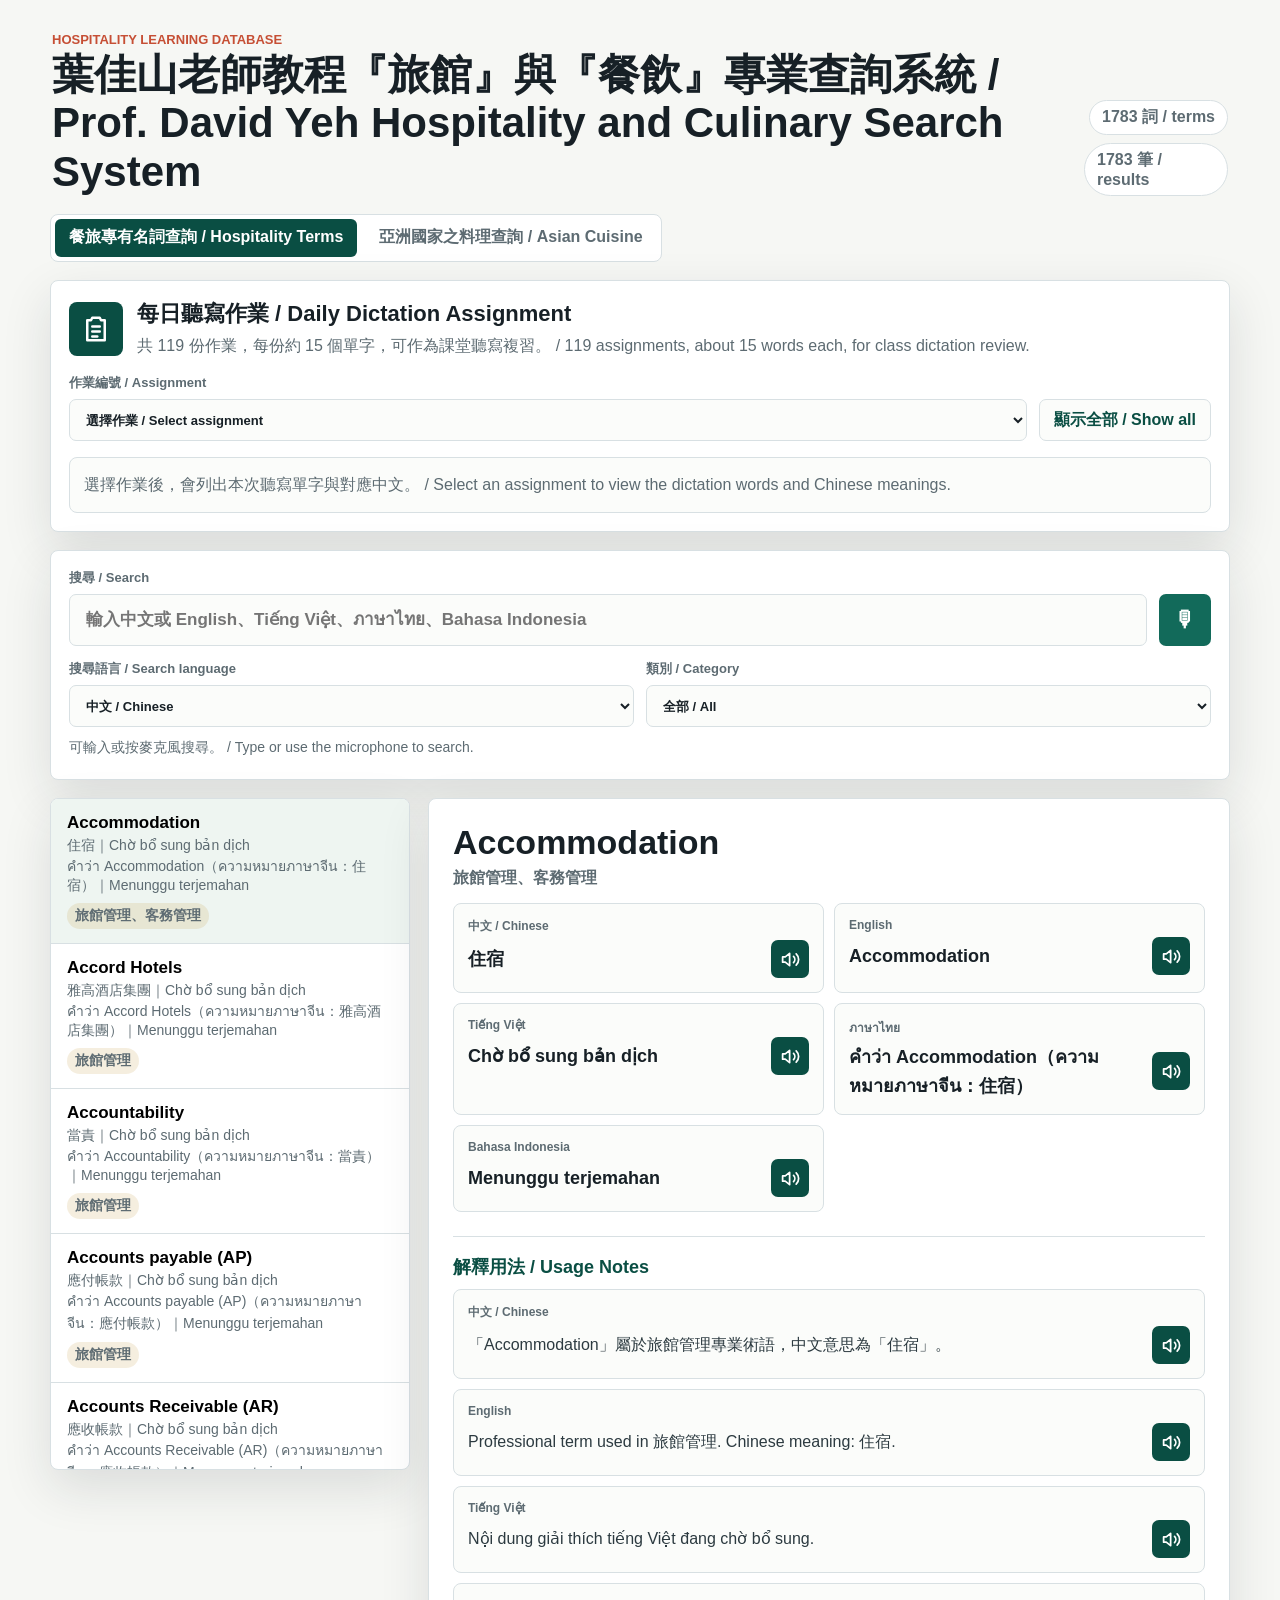
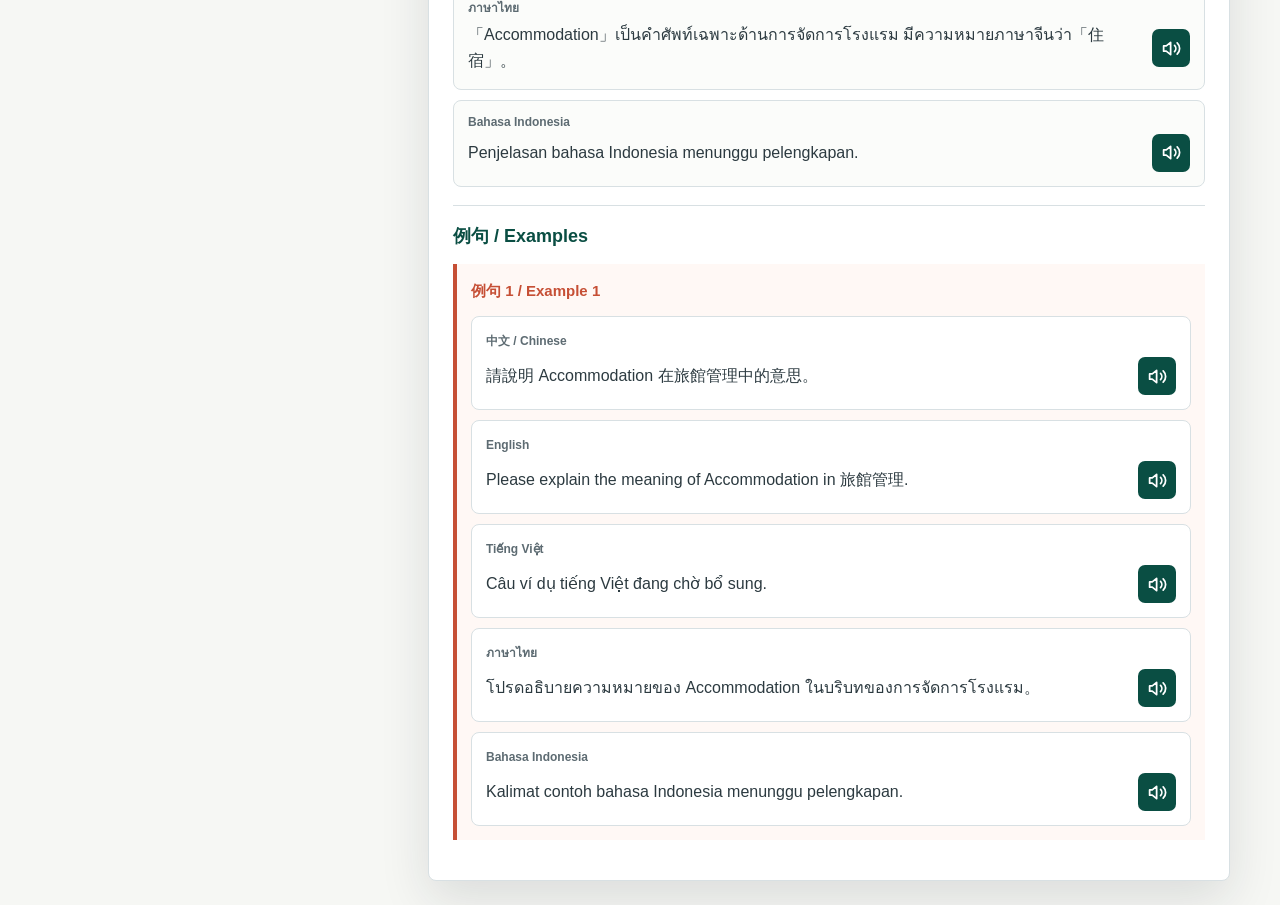
<file: index.html>
<!doctype html>
<html lang="zh-Hant">
  <head>
    <meta charset="utf-8">
    <meta name="viewport" content="width=device-width, initial-scale=1">
    <title>葉佳山老師教程『旅館』與『餐飲』專業查詢系統 / Prof. David Yeh Hospitality and Culinary Search System</title>
    <link rel="stylesheet" href="styles.css?v=20260606-bilingual">
  </head>
  <body>
    <main class="app-shell">
      <section class="workspace" aria-label="葉佳山老師教程『旅館』與『餐飲』專業查詢系統 / Prof. David Yeh Hospitality and Culinary Search System">
        <header class="topbar">
          <div>
            <p class="eyebrow">Hospitality Learning Database</p>
            <h1 id="pageTitle">葉佳山老師教程『旅館』與『餐飲』專業查詢系統 / Prof. David Yeh Hospitality and Culinary Search System</h1>
          </div>
          <div class="stats" aria-label="學習統計 / Learning stats">
            <span id="termCount">0 詞</span>
            <span id="matchCount">0 筆</span>
          </div>
        </header>

        <nav class="mode-tabs" aria-label="資料庫切換 / Database switcher">
          <button id="termsModeButton" class="mode-tab active" type="button">餐旅專有名詞查詢 / Hospitality Terms</button>
          <button id="foodsModeButton" class="mode-tab" type="button">亞洲國家之料理查詢 / Asian Cuisine</button>
        </nav>

        <section class="assignment-panel" aria-label="每日作業 / Daily assignment">
          <div class="assignment-heading">
            <div class="assignment-icon" aria-hidden="true">
              <svg viewBox="0 0 24 24">
                <path d="M9 3h6l1 2h3v16H5V5h3l1-2Z"></path>
                <path d="M9 10h6"></path>
                <path d="M9 14h6"></path>
                <path d="M9 18h4"></path>
              </svg>
            </div>
            <div>
              <h2>每日聽寫作業 / Daily Dictation Assignment</h2>
              <p id="assignmentSummary">每份約 15 個單字，老師可指定作業編號複習。 / About 15 words per assignment for class review.</p>
            </div>
          </div>
          <div class="assignment-controls">
            <label>
              作業編號 / Assignment
              <select id="assignmentSelect">
                <option value="">選擇作業 / Select assignment</option>
              </select>
            </label>
            <button id="clearAssignmentButton" class="secondary-button" type="button">顯示全部 / Show all</button>
          </div>
          <div id="assignmentDetail" class="assignment-detail">
            <p>選擇作業後，會列出本次聽寫單字與對應中文。 / Select an assignment to view the dictation words and Chinese meanings.</p>
          </div>
        </section>

        <section class="search-panel" aria-label="搜尋與語音 / Search and voice">
          <div class="search-row">
            <label class="search-box" for="searchInput">
              <span>搜尋 / Search</span>
              <input id="searchInput" type="search" autocomplete="off" placeholder="輸入中文或 English、Tiếng Việt、ภาษาไทย、Bahasa Indonesia">
            </label>
            <button id="voiceButton" class="icon-button" type="button" title="語音搜尋 / Voice search" aria-label="語音搜尋 / Voice search">🎙</button>
          </div>
          <div class="controls">
            <label>
              搜尋語言 / Search language
              <select id="languageSelect">
                <option value="zh-TW">中文 / Chinese</option>
                <option value="en-US">English</option>
                <option value="vi-VN">Tiếng Việt</option>
                <option value="th-TH">ภาษาไทย</option>
                <option value="id-ID">Bahasa Indonesia</option>
              </select>
            </label>
            <label id="countryFilter" hidden>
              國家 / Country
              <select id="countrySelect">
                <option value="all">全部國家 / All countries</option>
              </select>
            </label>
            <label id="cuisineFilter" hidden>
              八大菜系 / Chinese cuisines
              <select id="cuisineSelect">
                <option value="all">全部菜系 / All cuisines</option>
              </select>
            </label>
            <label>
              類別 / Category
              <select id="categorySelect">
                <option value="all">全部 / All</option>
              </select>
            </label>
          </div>
          <p id="statusText" class="status" role="status">可輸入或按麥克風搜尋。 / Type or use the microphone to search.</p>
        </section>

        <section class="content-grid">
          <aside class="term-list" aria-label="詞彙列表 / Term list">
            <div id="termList" class="list"></div>
          </aside>

          <article id="termDetail" class="detail" aria-live="polite">
            <div class="empty-state">
              <h2>選擇一個專有名詞 / Select a term</h2>
              <p>學生可以查詢翻譯、聽發音、看用法解釋與例句。 / Students can view translations, pronunciation, usage notes, and examples.</p>
            </div>
          </article>
        </section>
      </section>
    </main>

    <script src="app.js?v=20260606-bilingual"></script>
  </body>
</html>
</file>
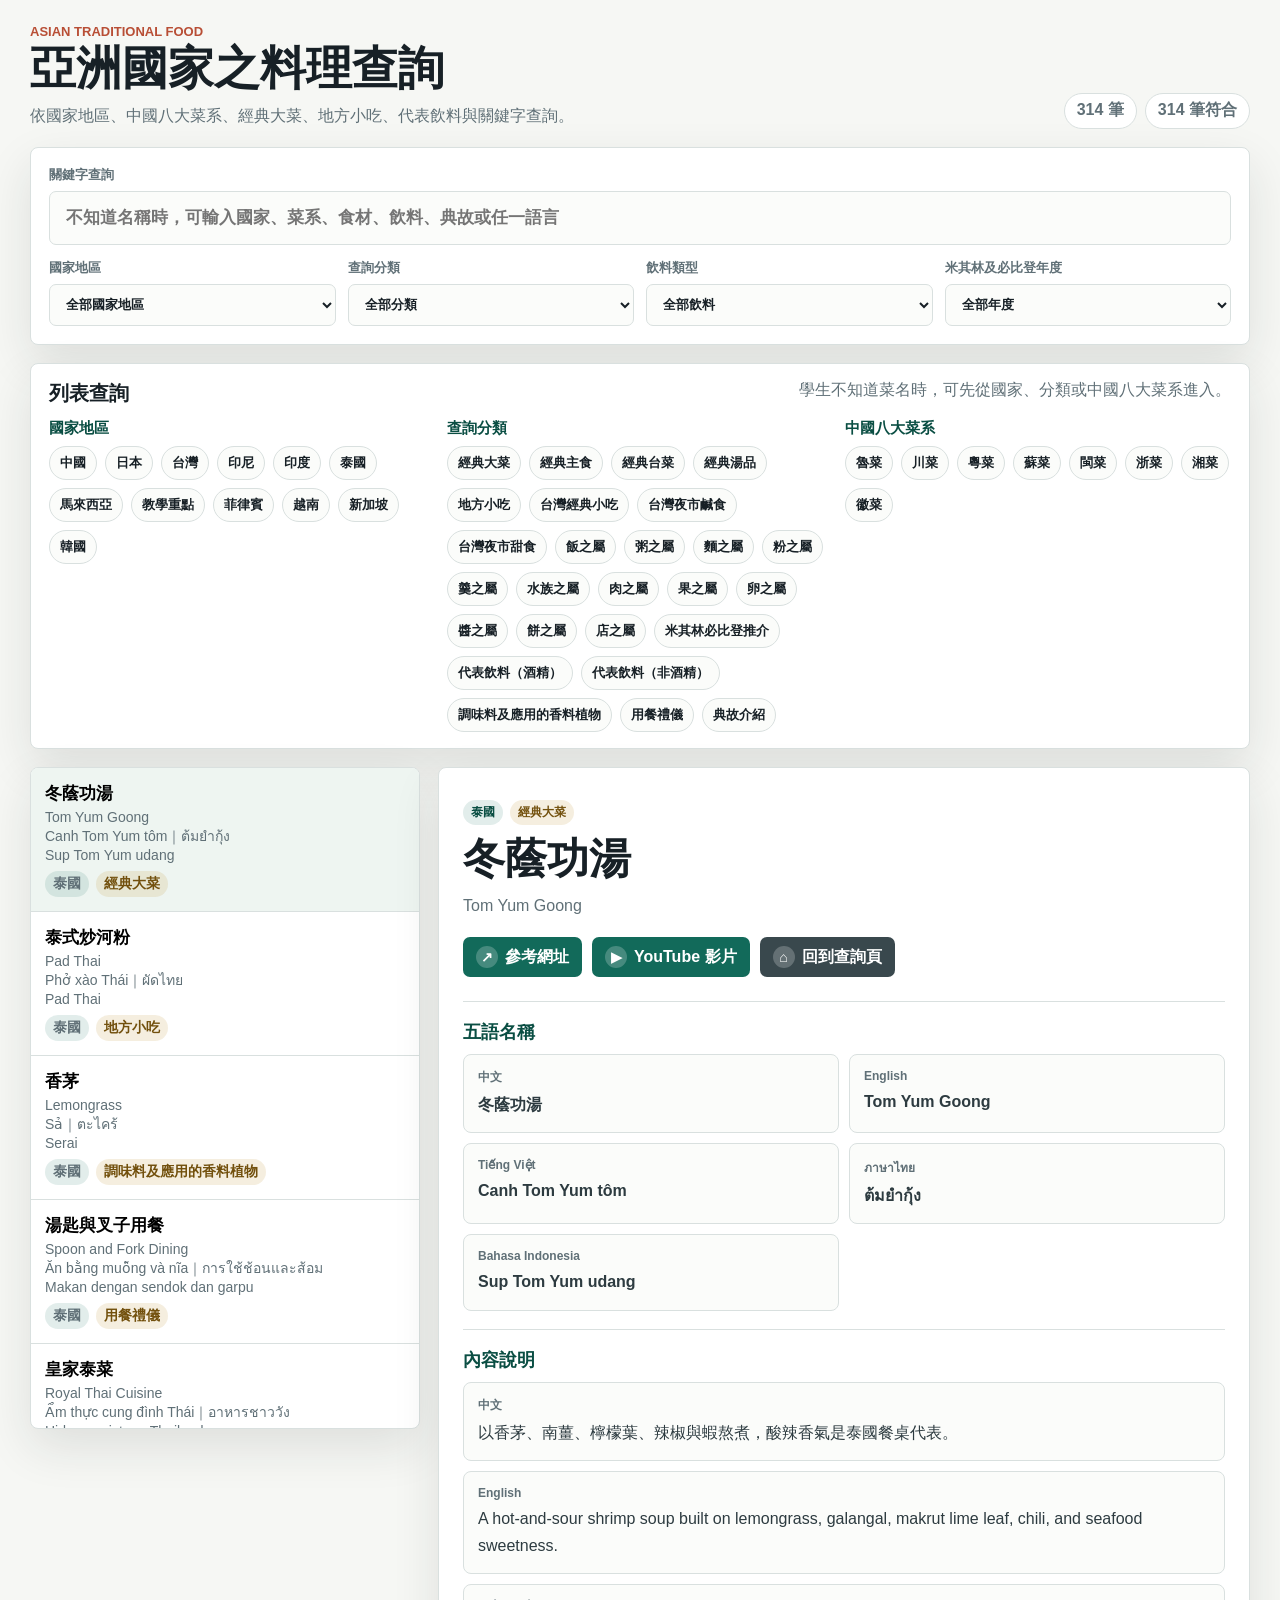
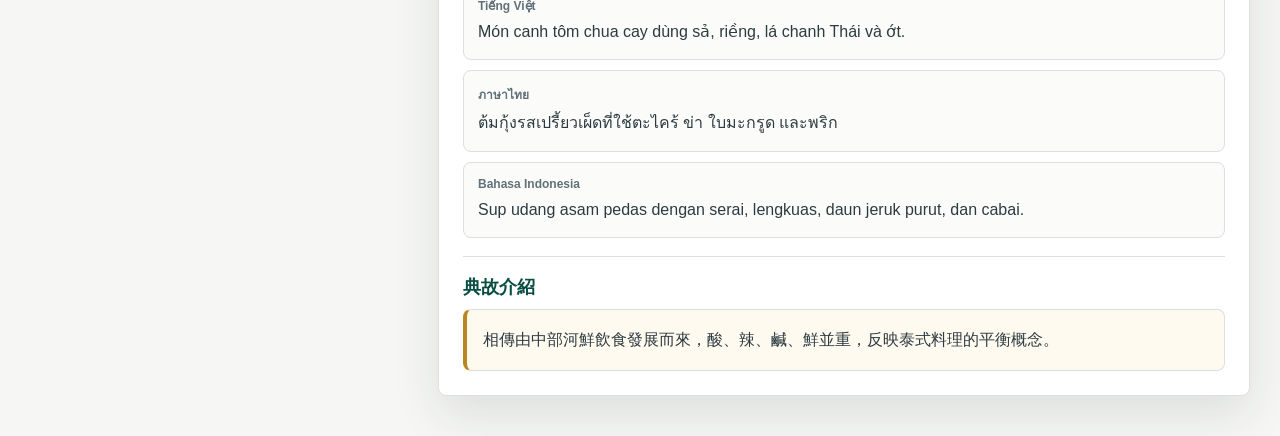
<file: asian-foods.html>
<!doctype html>
<html lang="zh-Hant">
  <head>
    <meta charset="utf-8">
    <meta name="viewport" content="width=device-width, initial-scale=1">
    <title>亞洲國家之料理查詢</title>
    <link rel="stylesheet" href="asian-foods.css?v=20260606-links">
  </head>
  <body>
    <main class="food-app">
      <header class="app-header">
        <div>
          <p class="eyebrow">Asian Traditional Food</p>
          <h1>亞洲國家之料理查詢</h1>
          <p class="subtitle">依國家地區、中國八大菜系、經典大菜、地方小吃、代表飲料與關鍵字查詢。</p>
        </div>
        <div class="stats" aria-label="資料統計">
          <span id="totalCount">0 筆</span>
          <span id="matchCount">0 筆符合</span>
        </div>
      </header>

      <section id="searchTop" class="search-panel" aria-label="查詢條件">
        <label class="search-box" for="searchInput">
          <span>關鍵字查詢</span>
          <input id="searchInput" type="search" autocomplete="off" placeholder="不知道名稱時，可輸入國家、菜系、食材、飲料、典故或任一語言">
        </label>
        <div class="filter-grid">
          <label>
            國家地區
            <select id="countrySelect">
              <option value="all">全部國家地區</option>
            </select>
          </label>
          <label>
            查詢分類
            <select id="categorySelect">
              <option value="all">全部分類</option>
            </select>
          </label>
          <label>
            飲料類型
            <select id="drinkSelect">
              <option value="all">全部飲料</option>
              <option value="酒精">酒精</option>
              <option value="非酒精">非酒精</option>
            </select>
          </label>
          <label>
            米其林及必比登年度
            <select id="yearSelect">
              <option value="all">全部年度</option>
            </select>
          </label>
        </div>
      </section>

      <section class="browse-panel" aria-label="分類列表">
        <div class="panel-heading">
          <h2>列表查詢</h2>
          <p>學生不知道菜名時，可先從國家、分類或中國八大菜系進入。</p>
        </div>
        <div id="quickLists" class="quick-lists"></div>
      </section>

      <section class="content-layout">
        <aside class="result-list" aria-label="查詢結果">
          <div id="resultList" class="cards"></div>
        </aside>

        <article id="detailPanel" class="detail-panel" aria-live="polite">
          <div class="empty-state">
            <h2>請選擇一筆資料</h2>
            <p>右側會顯示五語名稱、內容說明、典故、標章、參考網址與 YouTube 影片。</p>
          </div>
        </article>
      </section>
    </main>

    <script src="asian-foods-app.js?v=20260606-links"></script>
  </body>
</html>
</file>
<file: styles.css>
:root {
  color-scheme: light;
  --ink: #172026;
  --muted: #5d6b72;
  --line: #d8e0e3;
  --soft: #eef5f1;
  --panel: #ffffff;
  --brand: #126a5a;
  --brand-strong: #0a4e43;
  --accent: #c64f35;
  --gold: #b8851f;
  --shadow: 0 18px 50px rgba(23, 32, 38, 0.12);
}

* {
  box-sizing: border-box;
}

[hidden] {
  display: none !important;
}

body {
  margin: 0;
  min-height: 100vh;
  font-family: -apple-system, BlinkMacSystemFont, "Segoe UI", "Noto Sans TC", sans-serif;
  color: var(--ink);
  background: #f6f7f4;
}

button,
input,
select {
  font: inherit;
}

.app-shell {
  min-height: 100vh;
  padding: 24px;
}

.workspace {
  max-width: 1180px;
  margin: 0 auto;
}

.topbar {
  display: flex;
  align-items: flex-end;
  justify-content: space-between;
  gap: 20px;
  padding: 8px 2px 18px;
}

.eyebrow {
  margin: 0 0 4px;
  color: var(--accent);
  font-size: 13px;
  font-weight: 700;
  text-transform: uppercase;
}

h1,
h2,
h3,
p {
  margin-top: 0;
}

h1 {
  margin-bottom: 0;
  font-size: clamp(28px, 4vw, 42px);
  line-height: 1.15;
}

.stats {
  display: flex;
  gap: 8px;
  flex-wrap: wrap;
  justify-content: flex-end;
}

.stats span {
  display: inline-flex;
  align-items: center;
  min-height: 34px;
  padding: 6px 12px;
  border: 1px solid var(--line);
  border-radius: 999px;
  background: var(--panel);
  color: var(--muted);
  font-weight: 700;
}

.mode-tabs {
  display: flex;
  gap: 8px;
  margin: 0 0 18px;
  padding: 4px;
  width: fit-content;
  border: 1px solid var(--line);
  border-radius: 8px;
  background: var(--panel);
}

.mode-tab {
  min-height: 38px;
  padding: 0 14px;
  border: 0;
  border-radius: 6px;
  background: transparent;
  color: var(--muted);
  cursor: pointer;
  font-weight: 900;
}

.mode-tab.active {
  background: var(--brand-strong);
  color: #ffffff;
}

.assignment-panel,
.search-panel,
.detail,
.term-list {
  border: 1px solid var(--line);
  border-radius: 8px;
  background: var(--panel);
  box-shadow: var(--shadow);
}

.assignment-panel {
  display: grid;
  gap: 16px;
  padding: 18px;
  margin-bottom: 18px;
}

.assignment-heading {
  display: grid;
  grid-template-columns: 54px 1fr;
  gap: 14px;
  align-items: center;
}

.assignment-heading h2 {
  margin-bottom: 4px;
  font-size: 22px;
}

.assignment-heading p,
.assignment-detail p {
  margin-bottom: 0;
  color: var(--muted);
  line-height: 1.6;
}

.assignment-icon {
  display: grid;
  width: 54px;
  height: 54px;
  place-items: center;
  border-radius: 8px;
  background: var(--brand-strong);
  color: #fff;
}

.assignment-icon svg {
  width: 30px;
  height: 30px;
  fill: none;
  stroke: currentColor;
  stroke-linecap: round;
  stroke-linejoin: round;
  stroke-width: 2;
}

.assignment-controls {
  display: grid;
  grid-template-columns: minmax(180px, 1fr) auto;
  gap: 12px;
  align-items: end;
}

.assignment-controls label {
  display: grid;
  gap: 7px;
  color: var(--muted);
  font-size: 13px;
  font-weight: 700;
}

.assignment-controls select {
  width: 100%;
  min-height: 42px;
  padding: 0 12px;
  border: 1px solid var(--line);
  border-radius: 7px;
  background: #fbfcfa;
  color: var(--ink);
}

.secondary-button {
  min-height: 42px;
  padding: 0 14px;
  border: 1px solid var(--line);
  border-radius: 7px;
  background: #fbfcfa;
  color: var(--brand-strong);
  cursor: pointer;
  font-weight: 800;
}

.assignment-detail {
  padding: 14px;
  border: 1px solid var(--line);
  border-radius: 8px;
  background: #fbfcfa;
}

.assignment-callout {
  display: grid;
  gap: 4px;
  margin-bottom: 12px;
  padding-bottom: 12px;
  border-bottom: 1px solid var(--line);
}

.assignment-callout strong {
  color: var(--accent);
  font-size: 18px;
}

.assignment-terms {
  display: grid;
  grid-template-columns: repeat(2, minmax(0, 1fr));
  gap: 8px;
  margin: 0;
  padding: 0;
  list-style: none;
}

.assignment-term-card {
  display: grid;
  grid-template-columns: 34px minmax(0, 1fr);
  gap: 10px;
  align-items: start;
  padding: 12px;
  border: 1px solid var(--line);
  border-radius: 7px;
  background: #ffffff;
}

.assignment-term-number {
  display: grid;
  width: 34px;
  height: 34px;
  place-items: center;
  border-radius: 999px;
  background: var(--soft);
  color: var(--brand-strong);
  font-size: 12px;
  font-weight: 900;
}

.assignment-term-body {
  min-width: 0;
}

.assignment-term-body h4 {
  margin: 0 0 10px;
  color: var(--ink);
  font-size: 16px;
  overflow-wrap: anywhere;
}

.assignment-language-list {
  display: grid;
  gap: 7px;
}

.assignment-language-row {
  display: grid;
  grid-template-columns: 88px minmax(0, 1fr) 34px;
  gap: 8px;
  align-items: center;
  min-height: 38px;
  padding: 7px;
  border: 1px solid var(--line);
  border-radius: 7px;
  background: #fbfcfa;
}

.assignment-language-row span {
  color: var(--muted);
  font-size: 12px;
  font-weight: 800;
}

.assignment-language-row strong {
  min-width: 0;
  color: #2c3a40;
  font-size: 13px;
  overflow-wrap: anywhere;
}

.assignment-language-row .speak-icon {
  width: 34px;
  height: 34px;
}

.assignment-language-row .speak-icon svg {
  width: 18px;
  height: 18px;
}

.search-panel {
  padding: 18px;
  margin-bottom: 18px;
}

.search-row {
  display: grid;
  grid-template-columns: 1fr 52px;
  gap: 12px;
  align-items: end;
}

.search-box,
.controls label {
  display: grid;
  gap: 7px;
  color: var(--muted);
  font-size: 13px;
  font-weight: 700;
}

.search-box input,
.controls select {
  width: 100%;
  border: 1px solid var(--line);
  border-radius: 7px;
  background: #fbfcfa;
  color: var(--ink);
}

.search-box input {
  min-height: 52px;
  padding: 0 16px;
  font-size: 17px;
}

.controls select {
  min-height: 42px;
  padding: 0 12px;
}

.icon-button,
.speak-icon {
  border: 0;
  border-radius: 7px;
  background: var(--brand);
  color: #fff;
  cursor: pointer;
  font-weight: 800;
}

.icon-button {
  width: 52px;
  height: 52px;
  font-size: 22px;
}

.icon-button.listening {
  background: var(--accent);
}

.controls {
  display: grid;
  grid-template-columns: repeat(2, minmax(180px, 1fr));
  gap: 12px;
  margin-top: 14px;
}

.status {
  min-height: 22px;
  margin: 12px 0 0;
  color: var(--muted);
  font-size: 14px;
}

.content-grid {
  display: grid;
  grid-template-columns: minmax(260px, 360px) 1fr;
  gap: 18px;
  align-items: start;
}

.term-list {
  overflow: hidden;
}

.list {
  max-height: calc(100vh - 230px);
  overflow: auto;
}

.term-card {
  width: 100%;
  padding: 14px 16px;
  border: 0;
  border-bottom: 1px solid var(--line);
  background: transparent;
  text-align: left;
  cursor: pointer;
}

.term-card.food-card {
  display: block;
}

.term-card:hover,
.term-card.active {
  background: var(--soft);
}

.term-card strong {
  display: block;
  margin-bottom: 4px;
  font-size: 17px;
}

.term-card span {
  display: block;
  color: var(--muted);
  font-size: 14px;
}

.badge {
  display: inline-flex;
  width: fit-content;
  margin-top: 8px;
  padding: 4px 8px;
  border-radius: 999px;
  background: rgba(184, 133, 31, 0.14);
  color: #72500d;
  font-size: 12px;
  font-weight: 800;
}

.country-chip,
.cuisine-chip {
  display: inline-flex;
  width: fit-content;
  margin-top: 8px;
  padding: 4px 8px;
  border-radius: 999px;
  background: rgba(18, 106, 90, 0.12);
  color: var(--brand-strong);
  font-size: 12px;
  font-weight: 900;
}

.cuisine-chip {
  background: rgba(198, 79, 53, 0.12);
  color: #973b27;
}

.food-chip-row {
  display: flex;
  flex-wrap: wrap;
  gap: 8px;
}

.food-chip-row .country-chip,
.food-chip-row .cuisine-chip {
  margin-top: 0;
}

.detail {
  min-height: 520px;
  padding: 24px;
}

.detail-header {
  display: grid;
  gap: 14px;
  margin-bottom: 24px;
}

.food-hero {
  display: block;
  margin-bottom: 24px;
}

.food-hero-body {
  display: grid;
  align-content: center;
  gap: 10px;
  min-width: 0;
}

.food-hero-body h2 {
  margin: 0;
  font-size: clamp(26px, 4vw, 40px);
  line-height: 1.12;
}

.link-actions {
  display: flex;
  flex-wrap: wrap;
  gap: 10px;
  margin-top: 8px;
}

.link-actions a {
  display: inline-flex;
  align-items: center;
  min-height: 40px;
  padding: 0 13px;
  border-radius: 7px;
  background: var(--brand);
  color: #ffffff;
  font-weight: 900;
  text-decoration: none;
}

.title-line {
  display: flex;
  align-items: flex-start;
  justify-content: space-between;
  gap: 16px;
}

.title-line h2 {
  margin-bottom: 6px;
  font-size: clamp(24px, 3vw, 34px);
}

.phonetic {
  color: var(--muted);
  font-weight: 700;
}

.translation-grid {
  display: grid;
  grid-template-columns: repeat(2, minmax(0, 1fr));
  gap: 10px;
}

.translation {
  padding: 14px;
  border: 1px solid var(--line);
  border-radius: 8px;
  background: #fbfcfa;
}

.translation span,
.language-row span {
  display: block;
  margin-bottom: 5px;
  color: var(--muted);
  font-size: 12px;
  font-weight: 800;
}

.translation strong {
  font-size: 18px;
}

.language-stack {
  display: grid;
  gap: 10px;
}

.language-row {
  padding: 14px;
  border: 1px solid var(--line);
  border-radius: 8px;
  background: #fbfcfa;
}

.language-row p {
  margin: 0;
  color: #2c3a40;
  line-height: 1.65;
}

.translation-line {
  display: grid;
  grid-template-columns: minmax(0, 1fr) 38px;
  gap: 10px;
  align-items: center;
}

.speak-icon {
  display: inline-grid;
  width: 38px;
  height: 38px;
  place-items: center;
  background: var(--brand-strong);
}

.speak-icon svg {
  width: 21px;
  height: 21px;
  fill: none;
  stroke: currentColor;
  stroke-linecap: round;
  stroke-linejoin: round;
  stroke-width: 2;
}

.section {
  padding-top: 18px;
  border-top: 1px solid var(--line);
}

.section + .section {
  margin-top: 18px;
}

.section h3 {
  margin-bottom: 10px;
  color: var(--brand-strong);
  font-size: 18px;
}

.section li {
  color: #2c3a40;
  line-height: 1.75;
}

.examples {
  display: grid;
  gap: 12px;
  padding: 0;
  list-style: none;
}

.example-card {
  padding: 14px;
  border-left: 4px solid var(--accent);
  background: #fff8f5;
}

.example-card h4 {
  margin: 0 0 12px;
  color: var(--accent);
  font-size: 15px;
}

.example-card .language-row {
  background: #ffffff;
}

.example-card .language-row + .language-row {
  margin-top: 10px;
}

.story-text {
  margin-bottom: 0;
  padding: 16px;
  border: 1px solid var(--line);
  border-left: 4px solid var(--gold);
  border-radius: 8px;
  background: #fffaf0;
  color: #2c3a40;
  line-height: 1.8;
}

.empty-state {
  display: grid;
  min-height: 430px;
  place-content: center;
  text-align: center;
  color: var(--muted);
}

.empty-state h2 {
  color: var(--ink);
}

@media (max-width: 820px) {
  .app-shell {
    padding: 14px;
  }

  .topbar,
  .title-line {
    align-items: flex-start;
    flex-direction: column;
  }

  .content-grid {
    grid-template-columns: 1fr;
  }

  .list {
    max-height: 280px;
  }

  .translation-grid,
  .controls,
  .assignment-controls {
    grid-template-columns: 1fr;
  }

  .mode-tabs {
    width: 100%;
  }

  .mode-tab {
    flex: 1;
  }

  .assignment-terms {
    grid-template-columns: 1fr;
  }

  .assignment-language-row {
    grid-template-columns: 74px minmax(0, 1fr) 34px;
  }
}
</file>
<file: asian-foods.css>
:root {
  color-scheme: light;
  --ink: #172026;
  --muted: #607077;
  --line: #d9e0df;
  --panel: #ffffff;
  --soft: #eef5f1;
  --brand: #126a5a;
  --brand-dark: #0a4e43;
  --accent: #b84e35;
  --gold: #b98622;
  --bg: #f6f7f4;
  --shadow: 0 18px 48px rgba(23, 32, 38, 0.11);
}

* {
  box-sizing: border-box;
}

body {
  margin: 0;
  min-height: 100vh;
  color: var(--ink);
  background: var(--bg);
  font-family: -apple-system, BlinkMacSystemFont, "Segoe UI", "Noto Sans TC", sans-serif;
}

button,
input,
select {
  font: inherit;
}

.food-app {
  width: min(1220px, calc(100% - 32px));
  margin: 0 auto;
  padding: 24px 0 40px;
}

.app-header {
  display: flex;
  align-items: flex-end;
  justify-content: space-between;
  gap: 18px;
  margin-bottom: 18px;
}

.eyebrow,
.subtitle,
h1,
h2,
p {
  margin-top: 0;
}

.eyebrow {
  margin-bottom: 4px;
  color: var(--accent);
  font-size: 13px;
  font-weight: 900;
  text-transform: uppercase;
}

h1 {
  margin-bottom: 8px;
  font-size: clamp(30px, 4vw, 46px);
  line-height: 1.1;
}

.subtitle {
  margin-bottom: 0;
  color: var(--muted);
  line-height: 1.7;
}

.stats {
  display: flex;
  gap: 8px;
  flex-wrap: wrap;
  justify-content: flex-end;
}

.stats span {
  display: inline-flex;
  align-items: center;
  min-height: 36px;
  padding: 6px 12px;
  border: 1px solid var(--line);
  border-radius: 999px;
  background: var(--panel);
  color: var(--muted);
  font-weight: 900;
}

.search-panel,
.browse-panel,
.result-list,
.detail-panel {
  border: 1px solid var(--line);
  border-radius: 8px;
  background: var(--panel);
  box-shadow: var(--shadow);
}

.search-panel {
  padding: 18px;
  margin-bottom: 18px;
}

.search-box,
.filter-grid label {
  display: grid;
  gap: 7px;
  color: var(--muted);
  font-size: 13px;
  font-weight: 900;
}

.search-box input,
.filter-grid select {
  width: 100%;
  border: 1px solid var(--line);
  border-radius: 7px;
  background: #fbfcfa;
  color: var(--ink);
}

.search-box input {
  min-height: 54px;
  padding: 0 16px;
  font-size: 17px;
}

.filter-grid {
  display: grid;
  grid-template-columns: repeat(4, minmax(150px, 1fr));
  gap: 12px;
  margin-top: 14px;
}

.filter-grid select {
  min-height: 42px;
  padding: 0 12px;
}

.browse-panel {
  padding: 16px 18px;
  margin-bottom: 18px;
}

.panel-heading {
  display: flex;
  justify-content: space-between;
  gap: 18px;
  margin-bottom: 12px;
}

.panel-heading h2 {
  margin-bottom: 0;
  font-size: 20px;
}

.panel-heading p {
  margin-bottom: 0;
  color: var(--muted);
}

.quick-lists {
  display: grid;
  grid-template-columns: repeat(3, minmax(0, 1fr));
  gap: 12px;
}

.quick-group {
  min-width: 0;
}

.quick-group h3 {
  margin: 0 0 8px;
  color: var(--brand-dark);
  font-size: 15px;
}

.chip-row {
  display: flex;
  flex-wrap: wrap;
  gap: 8px;
}

.chip {
  min-height: 34px;
  padding: 0 10px;
  border: 1px solid var(--line);
  border-radius: 999px;
  background: #fbfcfa;
  color: var(--ink);
  cursor: pointer;
  font-size: 13px;
  font-weight: 800;
}

.chip:hover {
  border-color: var(--brand);
  color: var(--brand-dark);
}

.content-layout {
  display: grid;
  grid-template-columns: minmax(300px, 390px) minmax(0, 1fr);
  gap: 18px;
  align-items: start;
}

.result-list {
  overflow: hidden;
}

.cards {
  max-height: calc(100vh - 240px);
  overflow: auto;
}

.food-card {
  display: grid;
  width: 100%;
  padding: 14px;
  border: 0;
  border-bottom: 1px solid var(--line);
  background: transparent;
  text-align: left;
  cursor: pointer;
}

.food-card:hover,
.food-card.active {
  background: var(--soft);
}

.food-card strong {
  display: block;
  margin-bottom: 4px;
  font-size: 17px;
  overflow-wrap: anywhere;
}

.food-card span {
  color: var(--muted);
  font-size: 14px;
  overflow-wrap: anywhere;
}

.tag-row,
.detail-tags {
  display: flex;
  flex-wrap: wrap;
  gap: 7px;
  margin-top: 8px;
}

.tag {
  display: inline-flex;
  width: fit-content;
  padding: 4px 8px;
  border-radius: 999px;
  background: rgba(18, 106, 90, 0.12);
  color: var(--brand-dark);
  font-size: 12px;
  font-weight: 900;
}

.tag.category {
  background: rgba(184, 134, 34, 0.14);
  color: #72500d;
}

.tag.drink {
  background: rgba(184, 78, 53, 0.13);
  color: #8d3a27;
}

.tag.cuisine {
  background: rgba(126, 87, 194, 0.13);
  color: #5b3f92;
}

.tag.year {
  background: rgba(23, 32, 38, 0.08);
  color: #39484d;
}

.tag.michelin {
  background: rgba(185, 134, 34, 0.18);
  color: #6f4c09;
}

.badge-icon {
  display: inline-grid;
  width: 28px;
  height: 28px;
  place-items: center;
  border-radius: 999px;
  background: #fff4d6;
  color: #7a540a;
  font-size: 16px;
  font-weight: 900;
}

.badge-icon.large {
  width: 34px;
  height: 34px;
  font-size: 20px;
}

.detail-panel {
  min-height: 560px;
  padding: 24px;
}

.detail-hero {
  margin-bottom: 24px;
}

.detail-title {
  display: grid;
  align-content: center;
  gap: 10px;
}

.detail-title h2 {
  margin-bottom: 0;
  font-size: clamp(28px, 4vw, 42px);
  line-height: 1.12;
}

.link-actions {
  display: flex;
  flex-wrap: wrap;
  gap: 10px;
  margin-top: 8px;
}

.link-actions.center {
  justify-content: center;
}

.link-actions a {
  display: inline-flex;
  align-items: center;
  gap: 7px;
  min-height: 40px;
  padding: 0 13px;
  border-radius: 7px;
  background: var(--brand);
  color: #ffffff;
  font-weight: 900;
  text-decoration: none;
}

.link-actions a span {
  display: inline-grid;
  width: 22px;
  height: 22px;
  place-items: center;
  border-radius: 999px;
  background: rgba(255, 255, 255, 0.22);
  font-size: 14px;
}

.link-actions .back-link {
  background: #39484d;
}

.section {
  padding-top: 18px;
  border-top: 1px solid var(--line);
}

.section + .section {
  margin-top: 18px;
}

.section h3 {
  margin: 0 0 10px;
  color: var(--brand-dark);
  font-size: 18px;
}

.language-grid,
.language-stack {
  display: grid;
  gap: 10px;
}

.language-grid {
  grid-template-columns: repeat(2, minmax(0, 1fr));
}

.language-card {
  padding: 14px;
  border: 1px solid var(--line);
  border-radius: 8px;
  background: #fbfcfa;
}

.language-card span {
  display: block;
  margin-bottom: 5px;
  color: var(--muted);
  font-size: 12px;
  font-weight: 900;
}

.language-card strong,
.language-card p {
  margin: 0;
  color: #2d3b40;
  line-height: 1.7;
  overflow-wrap: anywhere;
}

.story-text {
  margin: 0;
  padding: 16px;
  border: 1px solid var(--line);
  border-left: 4px solid var(--gold);
  border-radius: 8px;
  background: #fffaf0;
  color: #2d3b40;
  line-height: 1.8;
}

.meta-grid {
  display: grid;
  grid-template-columns: repeat(2, minmax(0, 1fr));
  gap: 10px;
}

.meta-grid div {
  padding: 14px;
  border: 1px solid var(--line);
  border-radius: 8px;
  background: #fbfcfa;
}

.meta-grid span {
  display: block;
  margin-bottom: 5px;
  color: var(--muted);
  font-size: 12px;
  font-weight: 900;
}

.meta-grid strong {
  display: block;
  color: #2d3b40;
  line-height: 1.6;
  overflow-wrap: anywhere;
}

.empty-state {
  display: grid;
  min-height: 420px;
  place-content: center;
  color: var(--muted);
  text-align: center;
}

.empty-state h2 {
  color: var(--ink);
}

@media (max-width: 900px) {
  .food-app {
    width: min(100% - 24px, 760px);
    padding-top: 16px;
  }

  .app-header,
  .panel-heading {
    align-items: flex-start;
    flex-direction: column;
  }

  .filter-grid,
  .quick-lists,
  .content-layout,
  .language-grid,
  .meta-grid {
    grid-template-columns: 1fr;
  }

  .cards {
    max-height: 430px;
  }

  .detail-panel {
    padding: 18px;
  }

}
</file>
